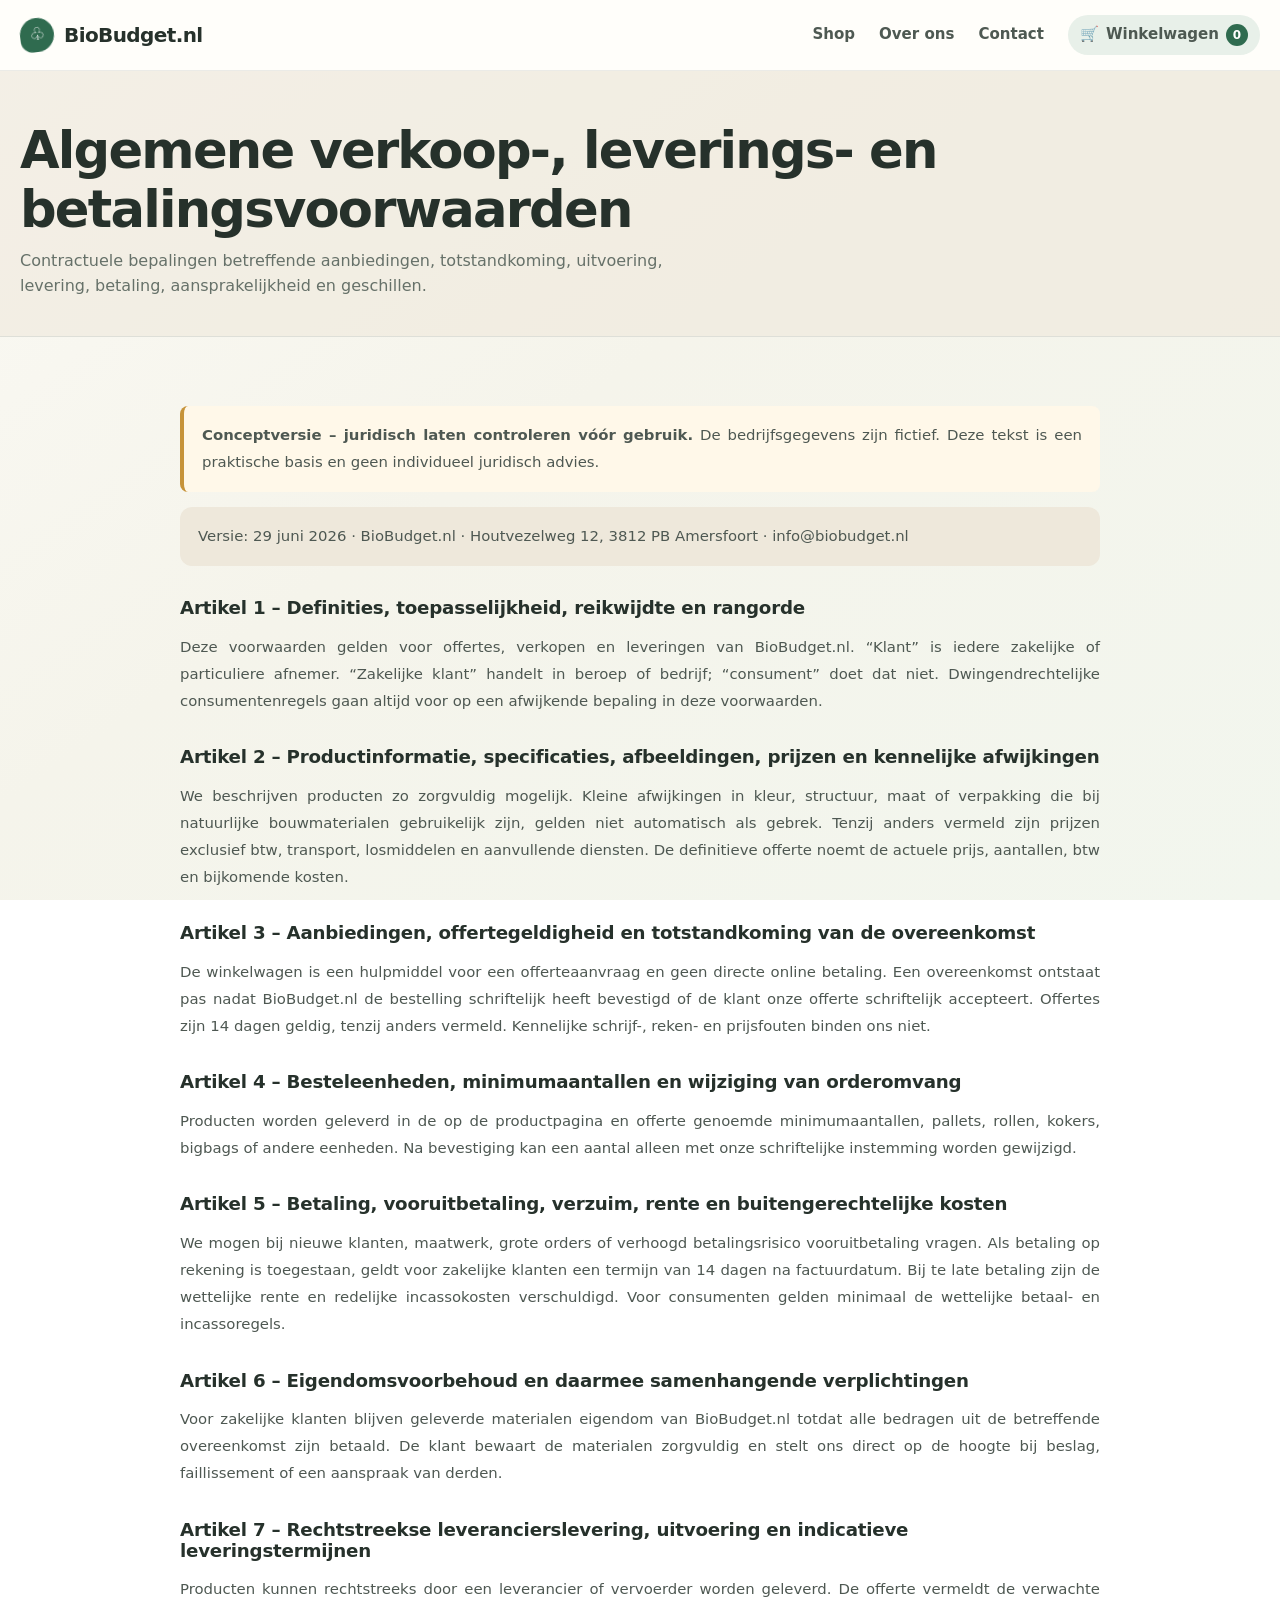
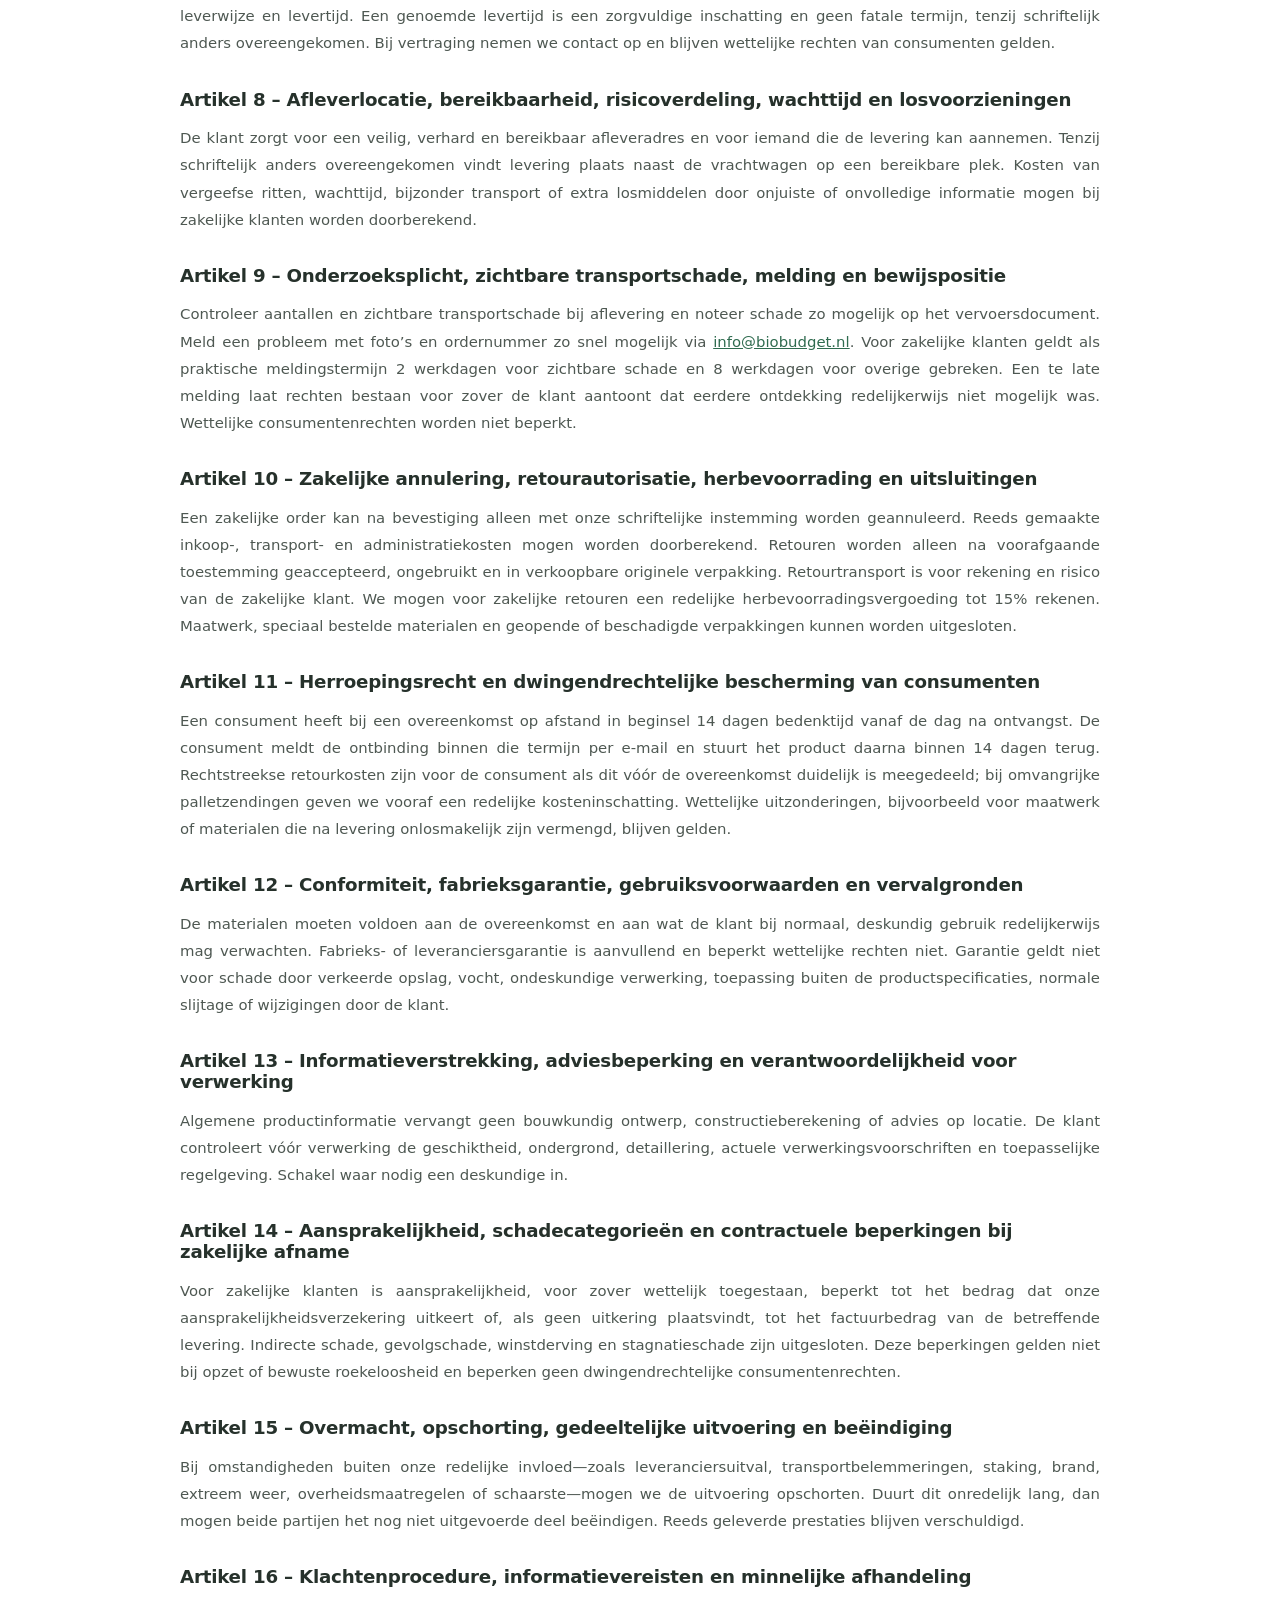
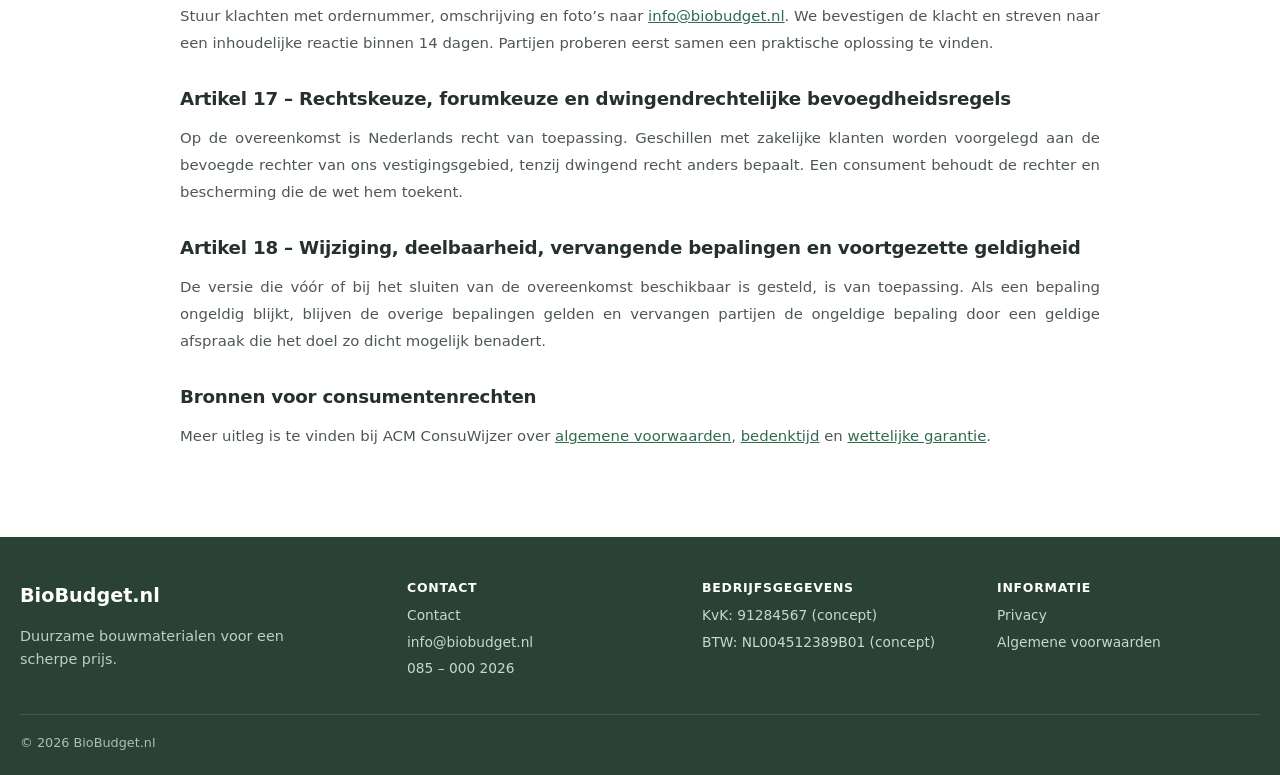
<file: algemene-voorwaarden.html>
<!doctype html>
<html lang="nl">
<head>
  <meta charset="utf-8">
  <meta name="viewport" content="width=device-width, initial-scale=1">
  <title>Algemene voorwaarden | BioBudget.nl</title>
  <meta name="description" content="Algemene verkoop-, leverings- en betalingsvoorwaarden van BioBudget.nl voor duurzame bouwmaterialen.">
  <link rel="canonical" href="https://biobudget.nl/algemene-voorwaarden.html">
  <link rel="icon" href="favicon.ico">
  <link rel="stylesheet" href="css/style.css">
  <script src="js/script.js" defer></script>
</head>
<body>
  <a class="skip-link" href="#main">Naar hoofdinhoud</a>
  <header class="site-header"><div class="container header-inner">
    <a class="logo" href="index.html"><span class="logo-mark" aria-hidden="true">♧</span>BioBudget.nl</a>
    <button class="menu-toggle" type="button" aria-expanded="false" aria-controls="site-nav" aria-label="Menu openen">☰</button>
    <nav class="site-nav" id="site-nav" aria-label="Hoofdnavigatie"><a href="index.html">Shop</a><a href="over-ons.html">Over ons</a><a href="contact.html">Contact</a><a class="cart-link" href="winkelwagen.html"><span aria-hidden="true">🛒</span><span class="cart-label">Winkelwagen</span><span class="cart-count">0</span></a></nav>
  </div></header>

  <main id="main">
    <header class="page-hero"><div class="container"><h1>Algemene verkoop-, leverings- en betalingsvoorwaarden</h1><p>Contractuele bepalingen betreffende aanbiedingen, totstandkoming, uitvoering, levering, betaling, aansprakelijkheid en geschillen.</p></div></header>
    <article class="container section legal-page dense-legal">
      <p class="legal-note"><strong>Conceptversie – juridisch laten controleren vóór gebruik.</strong> De bedrijfsgegevens zijn fictief. Deze tekst is een praktische basis en geen individueel juridisch advies.</p>
      <p class="legal-meta">Versie: 29 juni 2026 · BioBudget.nl · Houtvezelweg 12, 3812 PB Amersfoort · info@biobudget.nl</p>

      <h2>Artikel 1 – Definities, toepasselijkheid, reikwijdte en rangorde</h2>
      <p>Deze voorwaarden gelden voor offertes, verkopen en leveringen van BioBudget.nl. “Klant” is iedere zakelijke of particuliere afnemer. “Zakelijke klant” handelt in beroep of bedrijf; “consument” doet dat niet. Dwingendrechtelijke consumentenregels gaan altijd voor op een afwijkende bepaling in deze voorwaarden.</p>

      <h2>Artikel 2 – Productinformatie, specificaties, afbeeldingen, prijzen en kennelijke afwijkingen</h2>
      <p>We beschrijven producten zo zorgvuldig mogelijk. Kleine afwijkingen in kleur, structuur, maat of verpakking die bij natuurlijke bouwmaterialen gebruikelijk zijn, gelden niet automatisch als gebrek. Tenzij anders vermeld zijn prijzen exclusief btw, transport, losmiddelen en aanvullende diensten. De definitieve offerte noemt de actuele prijs, aantallen, btw en bijkomende kosten.</p>

      <h2>Artikel 3 – Aanbiedingen, offertegeldigheid en totstandkoming van de overeenkomst</h2>
      <p>De winkelwagen is een hulpmiddel voor een offerteaanvraag en geen directe online betaling. Een overeenkomst ontstaat pas nadat BioBudget.nl de bestelling schriftelijk heeft bevestigd of de klant onze offerte schriftelijk accepteert. Offertes zijn 14 dagen geldig, tenzij anders vermeld. Kennelijke schrijf-, reken- en prijsfouten binden ons niet.</p>

      <h2>Artikel 4 – Besteleenheden, minimumaantallen en wijziging van orderomvang</h2>
      <p>Producten worden geleverd in de op de productpagina en offerte genoemde minimumaantallen, pallets, rollen, kokers, bigbags of andere eenheden. Na bevestiging kan een aantal alleen met onze schriftelijke instemming worden gewijzigd.</p>

      <h2>Artikel 5 – Betaling, vooruitbetaling, verzuim, rente en buitengerechtelijke kosten</h2>
      <p>We mogen bij nieuwe klanten, maatwerk, grote orders of verhoogd betalingsrisico vooruitbetaling vragen. Als betaling op rekening is toegestaan, geldt voor zakelijke klanten een termijn van 14 dagen na factuurdatum. Bij te late betaling zijn de wettelijke rente en redelijke incassokosten verschuldigd. Voor consumenten gelden minimaal de wettelijke betaal- en incassoregels.</p>

      <h2>Artikel 6 – Eigendomsvoorbehoud en daarmee samenhangende verplichtingen</h2>
      <p>Voor zakelijke klanten blijven geleverde materialen eigendom van BioBudget.nl totdat alle bedragen uit de betreffende overeenkomst zijn betaald. De klant bewaart de materialen zorgvuldig en stelt ons direct op de hoogte bij beslag, faillissement of een aanspraak van derden.</p>

      <h2>Artikel 7 – Rechtstreekse leverancierslevering, uitvoering en indicatieve leveringstermijnen</h2>
      <p>Producten kunnen rechtstreeks door een leverancier of vervoerder worden geleverd. De offerte vermeldt de verwachte leverwijze en levertijd. Een genoemde levertijd is een zorgvuldige inschatting en geen fatale termijn, tenzij schriftelijk anders overeengekomen. Bij vertraging nemen we contact op en blijven wettelijke rechten van consumenten gelden.</p>

      <h2>Artikel 8 – Afleverlocatie, bereikbaarheid, risicoverdeling, wachttijd en losvoorzieningen</h2>
      <p>De klant zorgt voor een veilig, verhard en bereikbaar afleveradres en voor iemand die de levering kan aannemen. Tenzij schriftelijk anders overeengekomen vindt levering plaats naast de vrachtwagen op een bereikbare plek. Kosten van vergeefse ritten, wachttijd, bijzonder transport of extra losmiddelen door onjuiste of onvolledige informatie mogen bij zakelijke klanten worden doorberekend.</p>

      <h2>Artikel 9 – Onderzoeksplicht, zichtbare transportschade, melding en bewijspositie</h2>
      <p>Controleer aantallen en zichtbare transportschade bij aflevering en noteer schade zo mogelijk op het vervoersdocument. Meld een probleem met foto’s en ordernummer zo snel mogelijk via <a href="mailto:info@biobudget.nl">info@biobudget.nl</a>. Voor zakelijke klanten geldt als praktische meldingstermijn 2 werkdagen voor zichtbare schade en 8 werkdagen voor overige gebreken. Een te late melding laat rechten bestaan voor zover de klant aantoont dat eerdere ontdekking redelijkerwijs niet mogelijk was. Wettelijke consumentenrechten worden niet beperkt.</p>

      <h2>Artikel 10 – Zakelijke annulering, retourautorisatie, herbevoorrading en uitsluitingen</h2>
      <p>Een zakelijke order kan na bevestiging alleen met onze schriftelijke instemming worden geannuleerd. Reeds gemaakte inkoop-, transport- en administratiekosten mogen worden doorberekend. Retouren worden alleen na voorafgaande toestemming geaccepteerd, ongebruikt en in verkoopbare originele verpakking. Retourtransport is voor rekening en risico van de zakelijke klant. We mogen voor zakelijke retouren een redelijke herbevoorradingsvergoeding tot 15% rekenen. Maatwerk, speciaal bestelde materialen en geopende of beschadigde verpakkingen kunnen worden uitgesloten.</p>

      <h2>Artikel 11 – Herroepingsrecht en dwingendrechtelijke bescherming van consumenten</h2>
      <p>Een consument heeft bij een overeenkomst op afstand in beginsel 14 dagen bedenktijd vanaf de dag na ontvangst. De consument meldt de ontbinding binnen die termijn per e-mail en stuurt het product daarna binnen 14 dagen terug. Rechtstreekse retourkosten zijn voor de consument als dit vóór de overeenkomst duidelijk is meegedeeld; bij omvangrijke palletzendingen geven we vooraf een redelijke kosteninschatting. Wettelijke uitzonderingen, bijvoorbeeld voor maatwerk of materialen die na levering onlosmakelijk zijn vermengd, blijven gelden.</p>

      <h2>Artikel 12 – Conformiteit, fabrieksgarantie, gebruiksvoorwaarden en vervalgronden</h2>
      <p>De materialen moeten voldoen aan de overeenkomst en aan wat de klant bij normaal, deskundig gebruik redelijkerwijs mag verwachten. Fabrieks- of leveranciersgarantie is aanvullend en beperkt wettelijke rechten niet. Garantie geldt niet voor schade door verkeerde opslag, vocht, ondeskundige verwerking, toepassing buiten de productspecificaties, normale slijtage of wijzigingen door de klant.</p>

      <h2>Artikel 13 – Informatieverstrekking, adviesbeperking en verantwoordelijkheid voor verwerking</h2>
      <p>Algemene productinformatie vervangt geen bouwkundig ontwerp, constructieberekening of advies op locatie. De klant controleert vóór verwerking de geschiktheid, ondergrond, detaillering, actuele verwerkingsvoorschriften en toepasselijke regelgeving. Schakel waar nodig een deskundige in.</p>

      <h2>Artikel 14 – Aansprakelijkheid, schadecategorieën en contractuele beperkingen bij zakelijke afname</h2>
      <p>Voor zakelijke klanten is aansprakelijkheid, voor zover wettelijk toegestaan, beperkt tot het bedrag dat onze aansprakelijkheidsverzekering uitkeert of, als geen uitkering plaatsvindt, tot het factuurbedrag van de betreffende levering. Indirecte schade, gevolgschade, winstderving en stagnatieschade zijn uitgesloten. Deze beperkingen gelden niet bij opzet of bewuste roekeloosheid en beperken geen dwingendrechtelijke consumentenrechten.</p>

      <h2>Artikel 15 – Overmacht, opschorting, gedeeltelijke uitvoering en beëindiging</h2>
      <p>Bij omstandigheden buiten onze redelijke invloed—zoals leveranciersuitval, transportbelemmeringen, staking, brand, extreem weer, overheidsmaatregelen of schaarste—mogen we de uitvoering opschorten. Duurt dit onredelijk lang, dan mogen beide partijen het nog niet uitgevoerde deel beëindigen. Reeds geleverde prestaties blijven verschuldigd.</p>

      <h2>Artikel 16 – Klachtenprocedure, informatievereisten en minnelijke afhandeling</h2>
      <p>Stuur klachten met ordernummer, omschrijving en foto’s naar <a href="mailto:info@biobudget.nl">info@biobudget.nl</a>. We bevestigen de klacht en streven naar een inhoudelijke reactie binnen 14 dagen. Partijen proberen eerst samen een praktische oplossing te vinden.</p>

      <h2>Artikel 17 – Rechtskeuze, forumkeuze en dwingendrechtelijke bevoegdheidsregels</h2>
      <p>Op de overeenkomst is Nederlands recht van toepassing. Geschillen met zakelijke klanten worden voorgelegd aan de bevoegde rechter van ons vestigingsgebied, tenzij dwingend recht anders bepaalt. Een consument behoudt de rechter en bescherming die de wet hem toekent.</p>

      <h2>Artikel 18 – Wijziging, deelbaarheid, vervangende bepalingen en voortgezette geldigheid</h2>
      <p>De versie die vóór of bij het sluiten van de overeenkomst beschikbaar is gesteld, is van toepassing. Als een bepaling ongeldig blijkt, blijven de overige bepalingen gelden en vervangen partijen de ongeldige bepaling door een geldige afspraak die het doel zo dicht mogelijk benadert.</p>

      <h2>Bronnen voor consumentenrechten</h2>
      <p>Meer uitleg is te vinden bij ACM ConsuWijzer over <a href="https://consument.acm.nl/aankoop-dienst-annuleren/algemene-voorwaarden" rel="external">algemene voorwaarden</a>, <a href="https://consument.acm.nl/aankoop-dienst-annuleren/bedenktijd" rel="external">bedenktijd</a> en <a href="https://consument.acm.nl/garantie-reparatie-geld-terug/garantie" rel="external">wettelijke garantie</a>.</p>
    </article>
  </main>

  <footer class="site-footer"><div class="container footer-grid"><div><a class="footer-brand" href="index.html">BioBudget.nl</a><p>Duurzame bouwmaterialen voor een scherpe prijs.</p></div><div><h2>Contact</h2><ul><li><a href="contact.html">Contact</a></li><li><a href="mailto:info@biobudget.nl">info@biobudget.nl</a></li><li><a href="tel:+31850002026">085 – 000 2026</a></li></ul></div><div><h2>Bedrijfsgegevens</h2><ul><li>KvK: 91284567 (concept)</li><li>BTW: NL004512389B01 (concept)</li></ul></div><div><h2>Informatie</h2><ul><li><a href="privacy.html">Privacy</a></li><li><a href="algemene-voorwaarden.html">Algemene voorwaarden</a></li></ul></div></div><div class="container footer-bottom">© <span data-year></span> BioBudget.nl</div></footer>
</body>
</html>
</file>
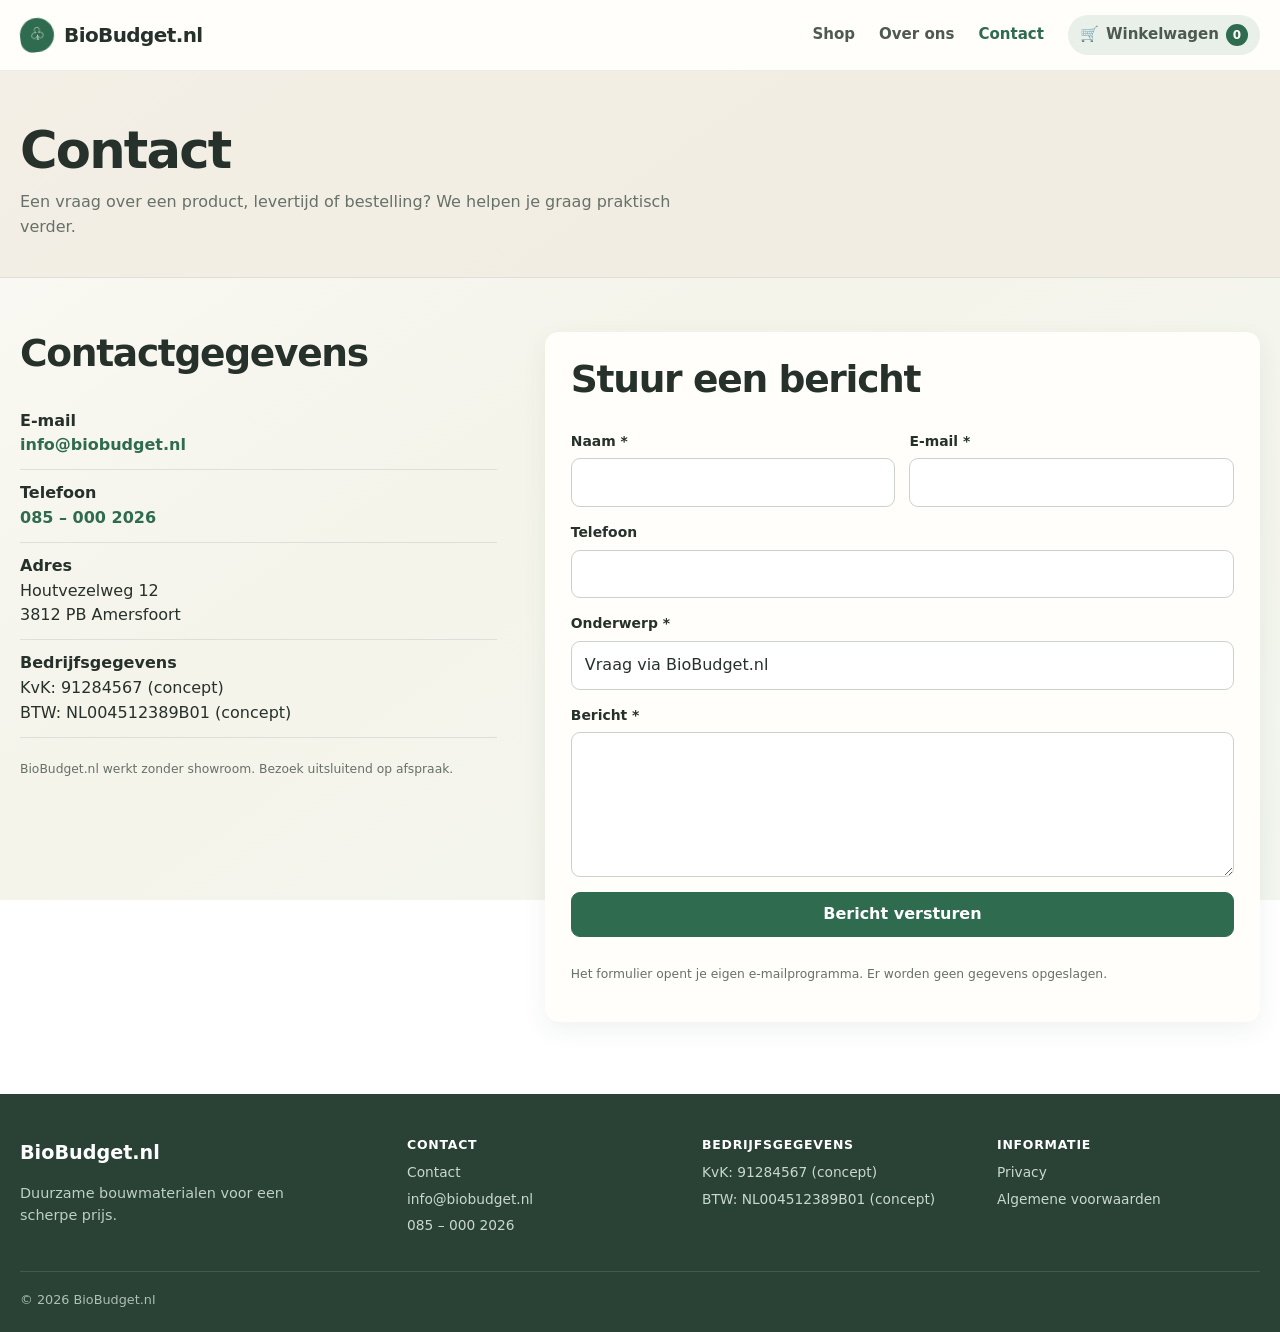
<file: contact.html>
<!doctype html>
<html lang="nl">
<head>
  <meta charset="utf-8">
  <meta name="viewport" content="width=device-width, initial-scale=1">
  <title>Contact | BioBudget.nl</title>
  <meta name="description" content="Neem contact op met BioBudget.nl voor vragen over duurzame bouwmaterialen, levering of een offerte.">
  <link rel="canonical" href="https://biobudget.nl/contact.html">
  <link rel="icon" href="favicon.ico">
  <link rel="stylesheet" href="css/style.css">
  <script src="js/script.js" defer></script>
</head>
<body>
  <a class="skip-link" href="#main">Naar hoofdinhoud</a>
  <header class="site-header"><div class="container header-inner">
    <a class="logo" href="index.html"><span class="logo-mark" aria-hidden="true">♧</span>BioBudget.nl</a>
    <button class="menu-toggle" type="button" aria-expanded="false" aria-controls="site-nav" aria-label="Menu openen">☰</button>
    <nav class="site-nav" id="site-nav" aria-label="Hoofdnavigatie"><a href="index.html">Shop</a><a href="over-ons.html">Over ons</a><a href="contact.html" aria-current="page">Contact</a><a class="cart-link" href="winkelwagen.html"><span aria-hidden="true">🛒</span><span class="cart-label">Winkelwagen</span><span class="cart-count">0</span></a></nav>
  </div></header>
  <main id="main">
    <header class="page-hero"><div class="container"><h1>Contact</h1><p>Een vraag over een product, levertijd of bestelling? We helpen je graag praktisch verder.</p></div></header>
    <section class="section"><div class="container contact-grid">
      <div><h2>Contactgegevens</h2><ul class="contact-details"><li><strong>E-mail</strong><br><a href="mailto:info@biobudget.nl">info@biobudget.nl</a></li><li><strong>Telefoon</strong><br><a href="tel:+31850002026">085 – 000 2026</a></li><li><strong>Adres</strong><br>Houtvezelweg 12<br>3812 PB Amersfoort</li><li><strong>Bedrijfsgegevens</strong><br>KvK: 91284567 (concept)<br>BTW: NL004512389B01 (concept)</li></ul><p class="small-print">BioBudget.nl werkt zonder showroom. Bezoek uitsluitend op afspraak.</p></div>
      <form class="contact-form" id="contact-form"><h2>Stuur een bericht</h2><div class="form-row"><div class="field"><label for="naam">Naam *</label><input id="naam" name="naam" required autocomplete="name"></div><div class="field"><label for="email">E-mail *</label><input id="email" name="email" type="email" required autocomplete="email"></div></div><div class="field"><label for="telefoon">Telefoon</label><input id="telefoon" name="telefoon" type="tel" autocomplete="tel"></div><div class="field"><label for="onderwerp">Onderwerp *</label><input id="onderwerp" name="onderwerp" required value="Vraag via BioBudget.nl"></div><div class="field"><label for="bericht">Bericht *</label><textarea id="bericht" name="bericht" required></textarea></div><button class="button" type="submit">Bericht versturen</button><p class="small-print">Het formulier opent je eigen e-mailprogramma. Er worden geen gegevens opgeslagen.</p></form>
    </div></section>
  </main>
  <footer class="site-footer"><div class="container footer-grid"><div><a class="footer-brand" href="index.html">BioBudget.nl</a><p>Duurzame bouwmaterialen voor een scherpe prijs.</p></div><div><h2>Contact</h2><ul><li><a href="contact.html">Contact</a></li><li><a href="mailto:info@biobudget.nl">info@biobudget.nl</a></li><li><a href="tel:+31850002026">085 – 000 2026</a></li></ul></div><div><h2>Bedrijfsgegevens</h2><ul><li>KvK: 91284567 (concept)</li><li>BTW: NL004512389B01 (concept)</li></ul></div><div><h2>Informatie</h2><ul><li><a href="privacy.html">Privacy</a></li><li><a href="algemene-voorwaarden.html">Algemene voorwaarden</a></li></ul></div></div><div class="container footer-bottom">© <span data-year></span> BioBudget.nl</div></footer>
</body>
</html>
</file>
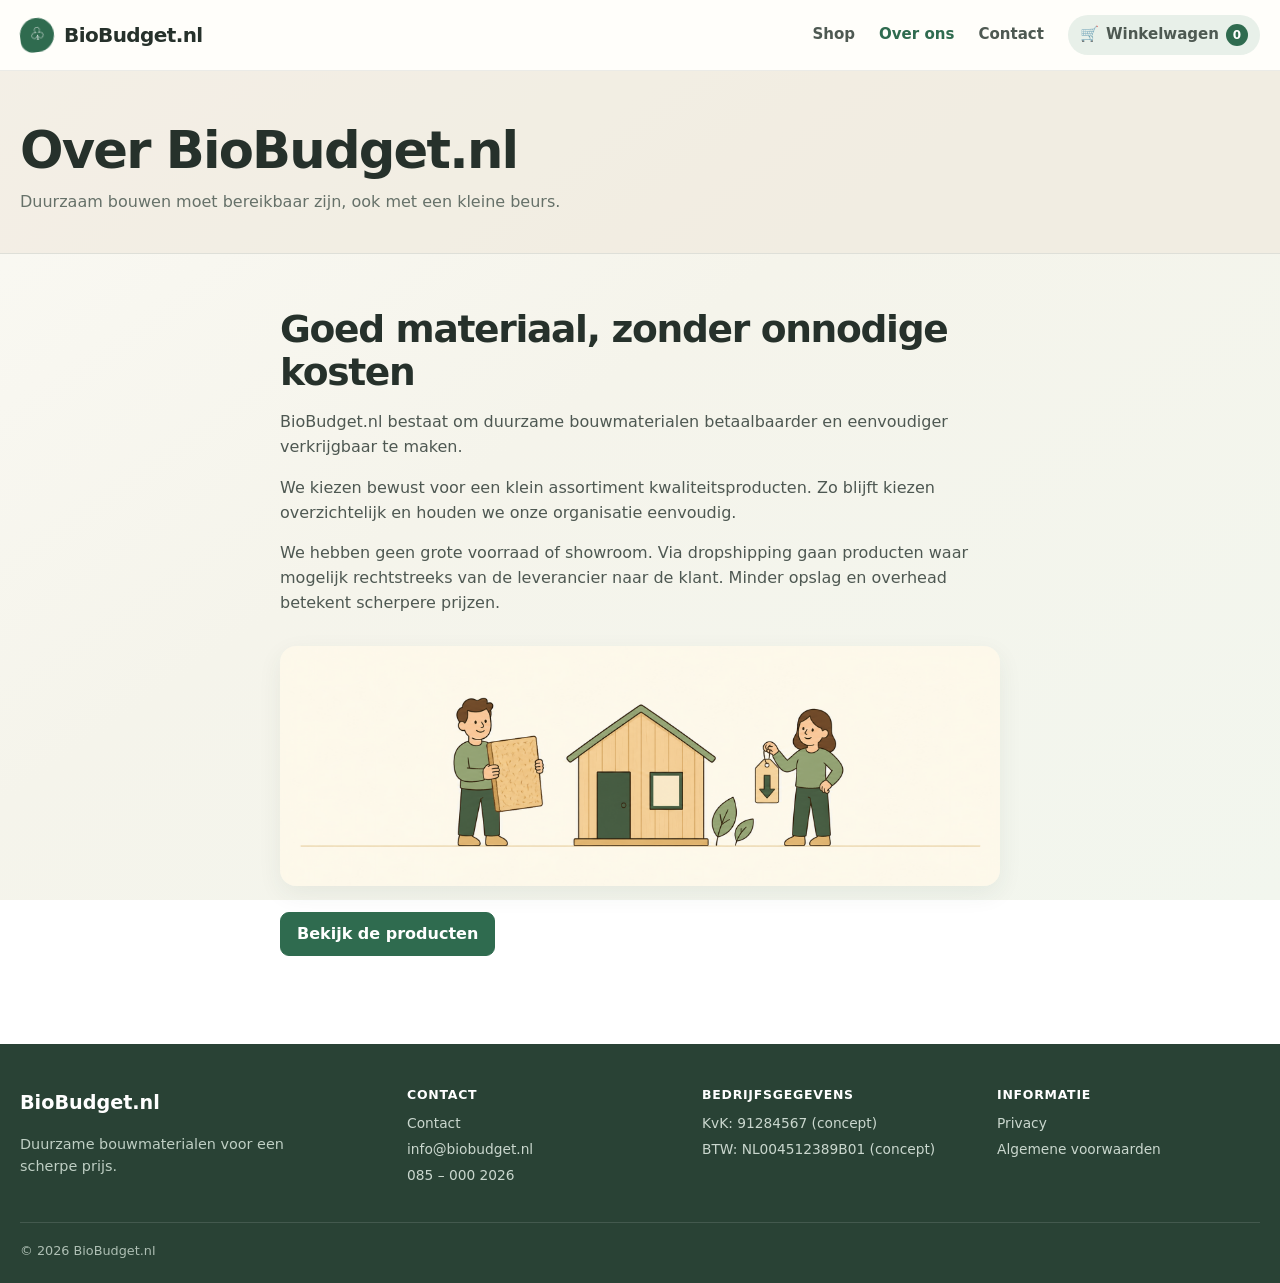
<file: over-ons.html>
<!doctype html>
<html lang="nl">
<head>
  <meta charset="utf-8">
  <meta name="viewport" content="width=device-width, initial-scale=1">
  <title>Over BioBudget.nl | Duurzaam hoeft niet duur te zijn</title>
  <meta name="description" content="BioBudget.nl maakt duurzaam bouwen betaalbaar met een klein assortiment, dropshipping en weinig overhead.">
  <link rel="canonical" href="https://biobudget.nl/over-ons.html">
  <link rel="icon" href="favicon.ico">
  <link rel="stylesheet" href="css/style.css">
  <script src="js/script.js" defer></script>
</head>
<body>
  <a class="skip-link" href="#main">Naar hoofdinhoud</a>
  <header class="site-header"><div class="container header-inner">
    <a class="logo" href="index.html"><span class="logo-mark" aria-hidden="true">♧</span>BioBudget.nl</a>
    <button class="menu-toggle" type="button" aria-expanded="false" aria-controls="site-nav" aria-label="Menu openen">☰</button>
    <nav class="site-nav" id="site-nav" aria-label="Hoofdnavigatie"><a href="index.html">Shop</a><a href="over-ons.html" aria-current="page">Over ons</a><a href="contact.html">Contact</a><a class="cart-link" href="winkelwagen.html"><span aria-hidden="true">🛒</span><span class="cart-label">Winkelwagen</span><span class="cart-count">0</span></a></nav>
  </div></header>
  <main id="main">
    <header class="page-hero"><div class="container"><h1>Over BioBudget.nl</h1><p>Duurzaam bouwen moet bereikbaar zijn, ook met een kleine beurs.</p></div></header>
    <section class="section"><article class="container content-narrow prose">
      <h2>Goed materiaal, zonder onnodige kosten</h2>
      <p>BioBudget.nl bestaat om duurzame bouwmaterialen betaalbaarder en eenvoudiger verkrijgbaar te maken.</p>
      <p>We kiezen bewust voor een klein assortiment kwaliteitsproducten. Zo blijft kiezen overzichtelijk en houden we onze organisatie eenvoudig.</p>
      <p>We hebben geen grote voorraad of showroom. Via dropshipping gaan producten waar mogelijk rechtstreeks van de leverancier naar de klant. Minder opslag en overhead betekent scherpere prijzen.</p>
      <figure class="about-illustration">
        <img src="images/over-biobudget-v2.png" alt="Twee mensen bij een duurzaam houten huis met natuurlijke isolatie en een lage-prijssymbool" width="2172" height="724" loading="lazy">
      </figure>
      <p><a class="button" href="index.html#producten">Bekijk de producten</a></p>
    </article></section>
  </main>
  <footer class="site-footer"><div class="container footer-grid"><div><a class="footer-brand" href="index.html">BioBudget.nl</a><p>Duurzame bouwmaterialen voor een scherpe prijs.</p></div><div><h2>Contact</h2><ul><li><a href="contact.html">Contact</a></li><li><a href="mailto:info@biobudget.nl">info@biobudget.nl</a></li><li><a href="tel:+31850002026">085 – 000 2026</a></li></ul></div><div><h2>Bedrijfsgegevens</h2><ul><li>KvK: 91284567 (concept)</li><li>BTW: NL004512389B01 (concept)</li></ul></div><div><h2>Informatie</h2><ul><li><a href="privacy.html">Privacy</a></li><li><a href="algemene-voorwaarden.html">Algemene voorwaarden</a></li></ul></div></div><div class="container footer-bottom">© <span data-year></span> BioBudget.nl</div></footer>
</body>
</html>
</file>
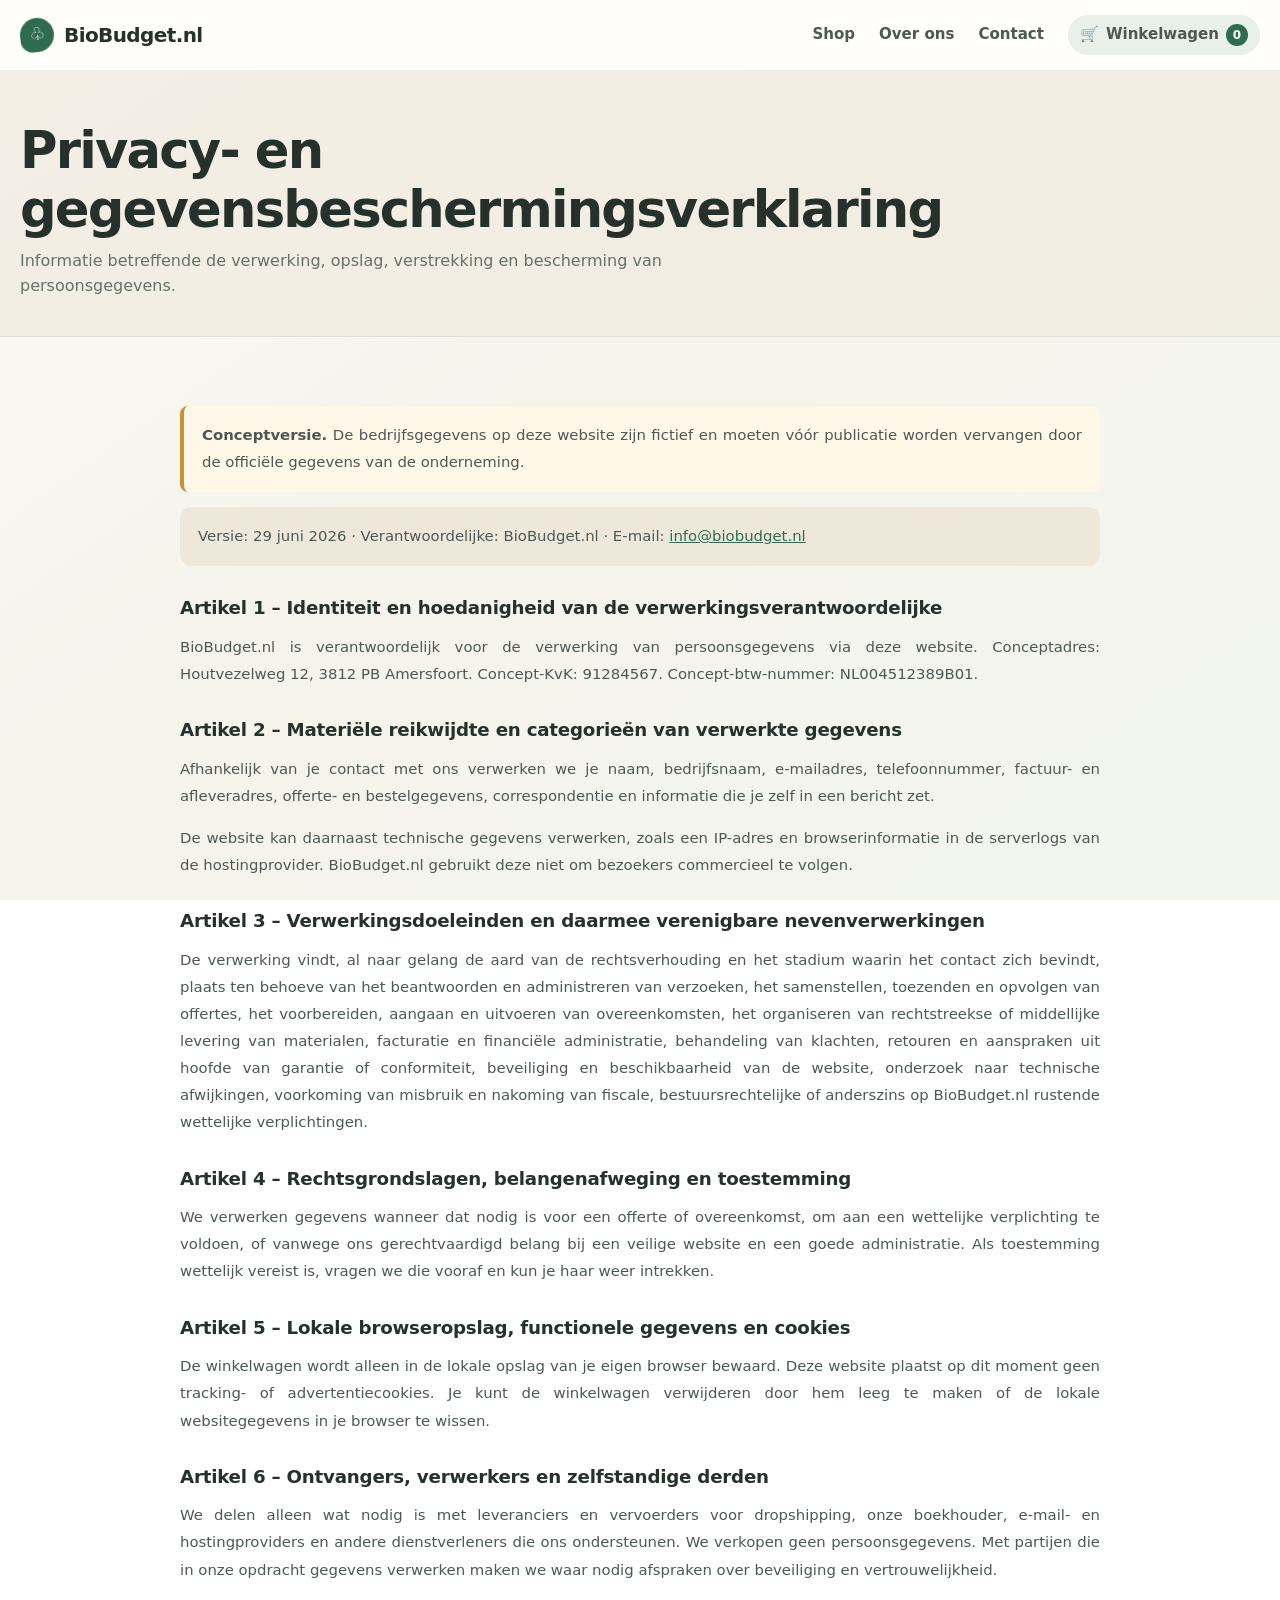
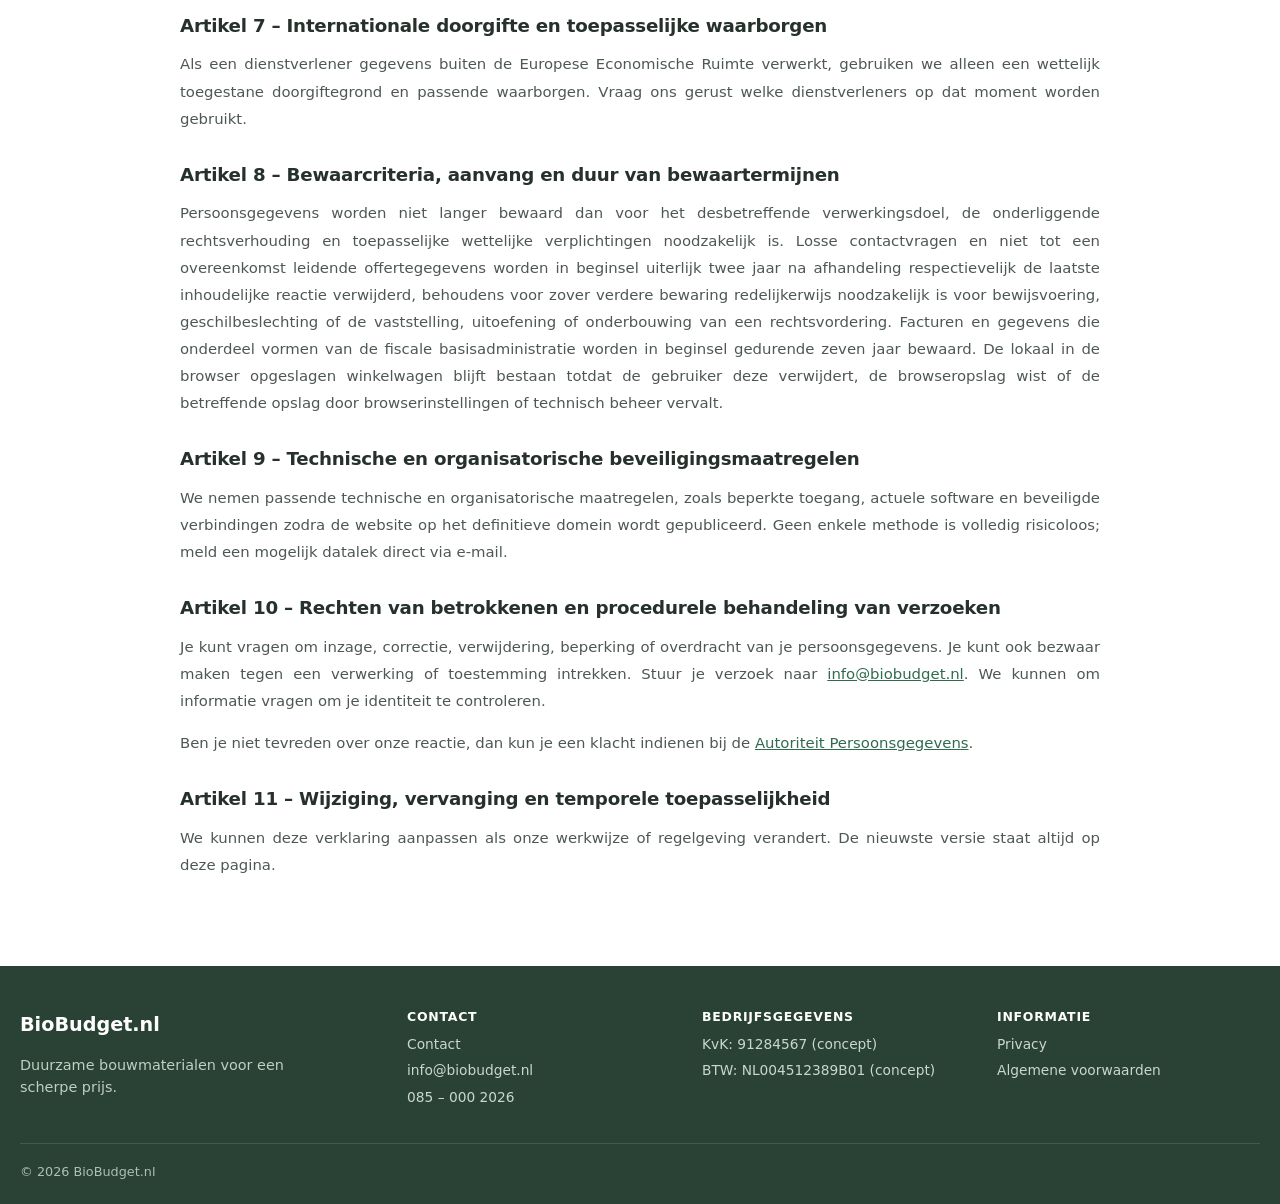
<file: privacy.html>
<!doctype html>
<html lang="nl">
<head>
  <meta charset="utf-8">
  <meta name="viewport" content="width=device-width, initial-scale=1">
  <title>Privacyverklaring | BioBudget.nl</title>
  <meta name="description" content="Lees hoe BioBudget.nl omgaat met persoonsgegevens, contactgegevens, offertes en de lokale winkelwagen.">
  <link rel="canonical" href="https://biobudget.nl/privacy.html">
  <link rel="icon" href="favicon.ico">
  <link rel="stylesheet" href="css/style.css">
  <script src="js/script.js" defer></script>
</head>
<body>
  <a class="skip-link" href="#main">Naar hoofdinhoud</a>
  <header class="site-header"><div class="container header-inner">
    <a class="logo" href="index.html"><span class="logo-mark" aria-hidden="true">♧</span>BioBudget.nl</a>
    <button class="menu-toggle" type="button" aria-expanded="false" aria-controls="site-nav" aria-label="Menu openen">☰</button>
    <nav class="site-nav" id="site-nav" aria-label="Hoofdnavigatie"><a href="index.html">Shop</a><a href="over-ons.html">Over ons</a><a href="contact.html">Contact</a><a class="cart-link" href="winkelwagen.html"><span aria-hidden="true">🛒</span><span class="cart-label">Winkelwagen</span><span class="cart-count">0</span></a></nav>
  </div></header>

  <main id="main">
    <header class="page-hero"><div class="container"><h1>Privacy- en gegevensbeschermingsverklaring</h1><p>Informatie betreffende de verwerking, opslag, verstrekking en bescherming van persoonsgegevens.</p></div></header>
    <article class="container section legal-page dense-legal">
      <p class="legal-note"><strong>Conceptversie.</strong> De bedrijfsgegevens op deze website zijn fictief en moeten vóór publicatie worden vervangen door de officiële gegevens van de onderneming.</p>
      <p class="legal-meta">Versie: 29 juni 2026 · Verantwoordelijke: BioBudget.nl · E-mail: <a href="mailto:info@biobudget.nl">info@biobudget.nl</a></p>

      <h2>Artikel 1 – Identiteit en hoedanigheid van de verwerkingsverantwoordelijke</h2>
      <p>BioBudget.nl is verantwoordelijk voor de verwerking van persoonsgegevens via deze website. Conceptadres: Houtvezelweg 12, 3812 PB Amersfoort. Concept-KvK: 91284567. Concept-btw-nummer: NL004512389B01.</p>

      <h2>Artikel 2 – Materiële reikwijdte en categorieën van verwerkte gegevens</h2>
      <p>Afhankelijk van je contact met ons verwerken we je naam, bedrijfsnaam, e-mailadres, telefoonnummer, factuur- en afleveradres, offerte- en bestelgegevens, correspondentie en informatie die je zelf in een bericht zet.</p>
      <p>De website kan daarnaast technische gegevens verwerken, zoals een IP-adres en browserinformatie in de serverlogs van de hostingprovider. BioBudget.nl gebruikt deze niet om bezoekers commercieel te volgen.</p>

      <h2>Artikel 3 – Verwerkingsdoeleinden en daarmee verenigbare nevenverwerkingen</h2>
      <p>De verwerking vindt, al naar gelang de aard van de rechtsverhouding en het stadium waarin het contact zich bevindt, plaats ten behoeve van het beantwoorden en administreren van verzoeken, het samenstellen, toezenden en opvolgen van offertes, het voorbereiden, aangaan en uitvoeren van overeenkomsten, het organiseren van rechtstreekse of middellijke levering van materialen, facturatie en financiële administratie, behandeling van klachten, retouren en aanspraken uit hoofde van garantie of conformiteit, beveiliging en beschikbaarheid van de website, onderzoek naar technische afwijkingen, voorkoming van misbruik en nakoming van fiscale, bestuursrechtelijke of anderszins op BioBudget.nl rustende wettelijke verplichtingen.</p>

      <h2>Artikel 4 – Rechtsgrondslagen, belangenafweging en toestemming</h2>
      <p>We verwerken gegevens wanneer dat nodig is voor een offerte of overeenkomst, om aan een wettelijke verplichting te voldoen, of vanwege ons gerechtvaardigd belang bij een veilige website en een goede administratie. Als toestemming wettelijk vereist is, vragen we die vooraf en kun je haar weer intrekken.</p>

      <h2>Artikel 5 – Lokale browseropslag, functionele gegevens en cookies</h2>
      <p>De winkelwagen wordt alleen in de lokale opslag van je eigen browser bewaard. Deze website plaatst op dit moment geen tracking- of advertentiecookies. Je kunt de winkelwagen verwijderen door hem leeg te maken of de lokale websitegegevens in je browser te wissen.</p>

      <h2>Artikel 6 – Ontvangers, verwerkers en zelfstandige derden</h2>
      <p>We delen alleen wat nodig is met leveranciers en vervoerders voor dropshipping, onze boekhouder, e-mail- en hostingproviders en andere dienstverleners die ons ondersteunen. We verkopen geen persoonsgegevens. Met partijen die in onze opdracht gegevens verwerken maken we waar nodig afspraken over beveiliging en vertrouwelijkheid.</p>

      <h2>Artikel 7 – Internationale doorgifte en toepasselijke waarborgen</h2>
      <p>Als een dienstverlener gegevens buiten de Europese Economische Ruimte verwerkt, gebruiken we alleen een wettelijk toegestane doorgiftegrond en passende waarborgen. Vraag ons gerust welke dienstverleners op dat moment worden gebruikt.</p>

      <h2>Artikel 8 – Bewaarcriteria, aanvang en duur van bewaartermijnen</h2>
      <p>Persoonsgegevens worden niet langer bewaard dan voor het desbetreffende verwerkingsdoel, de onderliggende rechtsverhouding en toepasselijke wettelijke verplichtingen noodzakelijk is. Losse contactvragen en niet tot een overeenkomst leidende offertegegevens worden in beginsel uiterlijk twee jaar na afhandeling respectievelijk de laatste inhoudelijke reactie verwijderd, behoudens voor zover verdere bewaring redelijkerwijs noodzakelijk is voor bewijsvoering, geschilbeslechting of de vaststelling, uitoefening of onderbouwing van een rechtsvordering. Facturen en gegevens die onderdeel vormen van de fiscale basisadministratie worden in beginsel gedurende zeven jaar bewaard. De lokaal in de browser opgeslagen winkelwagen blijft bestaan totdat de gebruiker deze verwijdert, de browseropslag wist of de betreffende opslag door browserinstellingen of technisch beheer vervalt.</p>

      <h2>Artikel 9 – Technische en organisatorische beveiligingsmaatregelen</h2>
      <p>We nemen passende technische en organisatorische maatregelen, zoals beperkte toegang, actuele software en beveiligde verbindingen zodra de website op het definitieve domein wordt gepubliceerd. Geen enkele methode is volledig risicoloos; meld een mogelijk datalek direct via e-mail.</p>

      <h2>Artikel 10 – Rechten van betrokkenen en procedurele behandeling van verzoeken</h2>
      <p>Je kunt vragen om inzage, correctie, verwijdering, beperking of overdracht van je persoonsgegevens. Je kunt ook bezwaar maken tegen een verwerking of toestemming intrekken. Stuur je verzoek naar <a href="mailto:info@biobudget.nl">info@biobudget.nl</a>. We kunnen om informatie vragen om je identiteit te controleren.</p>
      <p>Ben je niet tevreden over onze reactie, dan kun je een klacht indienen bij de <a href="https://www.autoriteitpersoonsgegevens.nl/" rel="external">Autoriteit Persoonsgegevens</a>.</p>

      <h2>Artikel 11 – Wijziging, vervanging en temporele toepasselijkheid</h2>
      <p>We kunnen deze verklaring aanpassen als onze werkwijze of regelgeving verandert. De nieuwste versie staat altijd op deze pagina.</p>
    </article>
  </main>

  <footer class="site-footer"><div class="container footer-grid"><div><a class="footer-brand" href="index.html">BioBudget.nl</a><p>Duurzame bouwmaterialen voor een scherpe prijs.</p></div><div><h2>Contact</h2><ul><li><a href="contact.html">Contact</a></li><li><a href="mailto:info@biobudget.nl">info@biobudget.nl</a></li><li><a href="tel:+31850002026">085 – 000 2026</a></li></ul></div><div><h2>Bedrijfsgegevens</h2><ul><li>KvK: 91284567 (concept)</li><li>BTW: NL004512389B01 (concept)</li></ul></div><div><h2>Informatie</h2><ul><li><a href="privacy.html">Privacy</a></li><li><a href="algemene-voorwaarden.html">Algemene voorwaarden</a></li></ul></div></div><div class="container footer-bottom">© <span data-year></span> BioBudget.nl</div></footer>
</body>
</html>
</file>
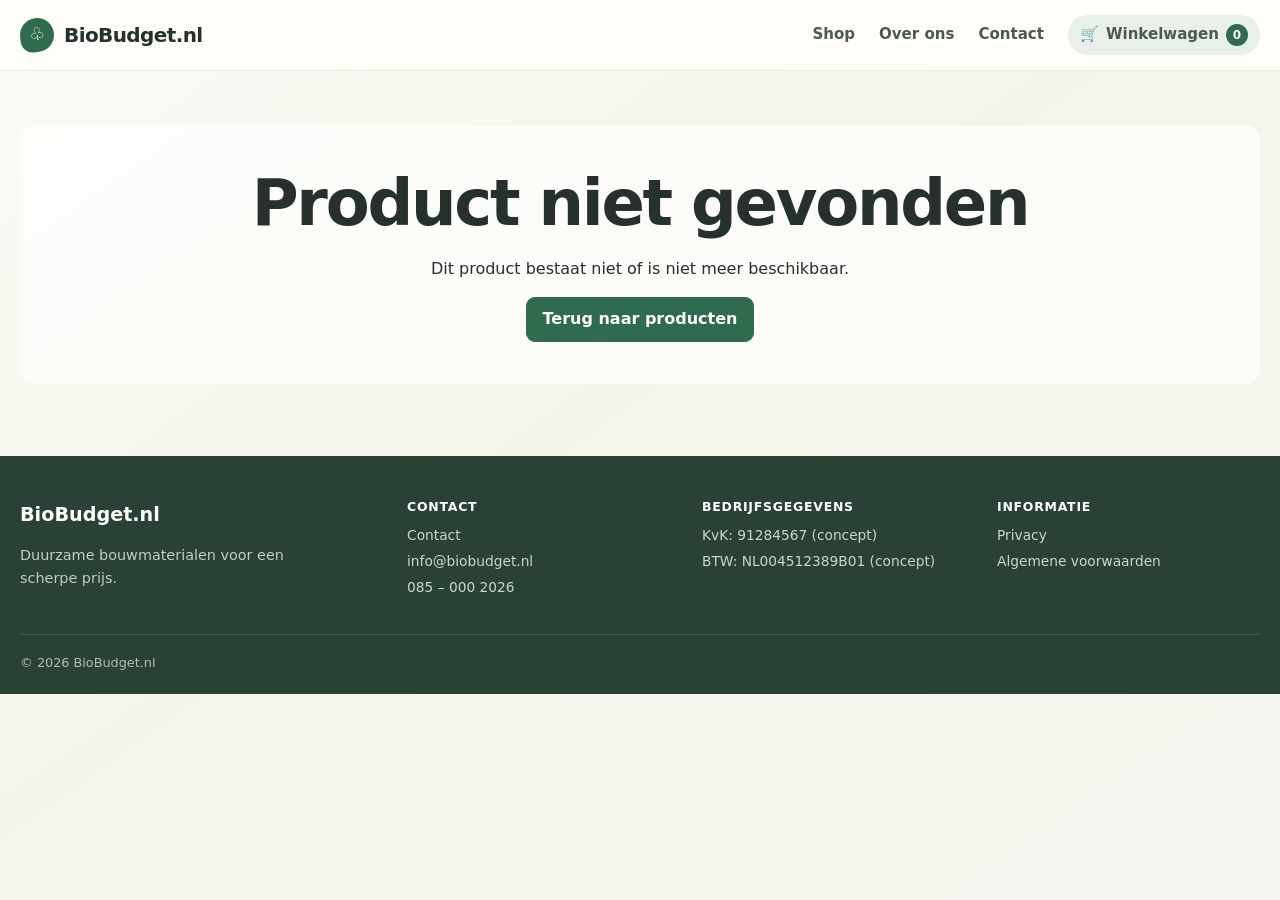
<file: product.html>
<!doctype html>
<html lang="nl">
<head>
  <meta charset="utf-8">
  <meta name="viewport" content="width=device-width, initial-scale=1">
  <title>Product | BioBudget.nl</title>
  <meta name="description" content="Bekijk productspecificaties, prijs en levertijd bij BioBudget.nl.">
  <meta property="og:title" content="Duurzaam bouwproduct | BioBudget.nl">
  <meta property="og:type" content="product">
  <link rel="icon" href="favicon.ico">
  <link rel="stylesheet" href="css/style.css">
  <script src="js/script.js" defer></script>
</head>
<body>
  <a class="skip-link" href="#main">Naar hoofdinhoud</a>
  <header class="site-header"><div class="container header-inner">
    <a class="logo" href="index.html"><span class="logo-mark" aria-hidden="true">♧</span>BioBudget.nl</a>
    <button class="menu-toggle" type="button" aria-expanded="false" aria-controls="site-nav" aria-label="Menu openen">☰</button>
    <nav class="site-nav" id="site-nav" aria-label="Hoofdnavigatie"><a href="index.html">Shop</a><a href="over-ons.html">Over ons</a><a href="contact.html">Contact</a><a class="cart-link" href="winkelwagen.html"><span aria-hidden="true">🛒</span><span class="cart-label">Winkelwagen</span><span class="cart-count">0</span></a></nav>
  </div></header>
  <main id="main" class="section"><div class="container" id="product-detail"><p>Product laden...</p></div></main>
  <footer class="site-footer"><div class="container footer-grid"><div><a class="footer-brand" href="index.html">BioBudget.nl</a><p>Duurzame bouwmaterialen voor een scherpe prijs.</p></div><div><h2>Contact</h2><ul><li><a href="contact.html">Contact</a></li><li><a href="mailto:info@biobudget.nl">info@biobudget.nl</a></li><li><a href="tel:+31850002026">085 – 000 2026</a></li></ul></div><div><h2>Bedrijfsgegevens</h2><ul><li>KvK: 91284567 (concept)</li><li>BTW: NL004512389B01 (concept)</li></ul></div><div><h2>Informatie</h2><ul><li><a href="privacy.html">Privacy</a></li><li><a href="algemene-voorwaarden.html">Algemene voorwaarden</a></li></ul></div></div><div class="container footer-bottom">© <span data-year></span> BioBudget.nl</div></footer>
</body>
</html>
</file>
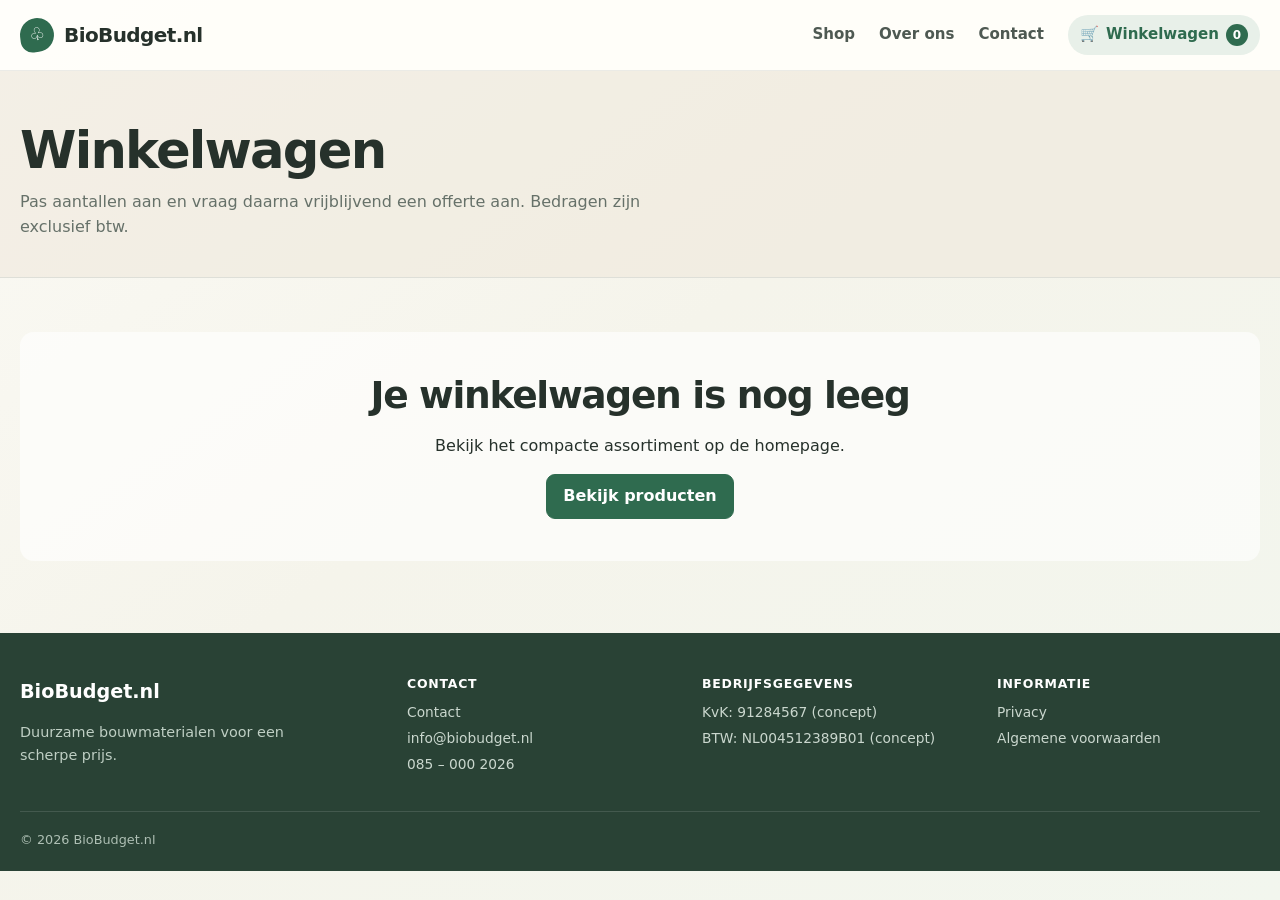
<file: winkelwagen.html>
<!doctype html>
<html lang="nl">
<head>
  <meta charset="utf-8">
  <meta name="viewport" content="width=device-width, initial-scale=1">
  <title>Winkelwagen | BioBudget.nl</title>
  <meta name="description" content="Bekijk je geselecteerde duurzame bouwmaterialen en vraag eenvoudig een offerte aan.">
  <meta name="robots" content="noindex">
  <link rel="icon" href="favicon.ico">
  <link rel="stylesheet" href="css/style.css">
  <script src="js/script.js" defer></script>
</head>
<body>
  <a class="skip-link" href="#main">Naar hoofdinhoud</a>
  <header class="site-header"><div class="container header-inner">
    <a class="logo" href="index.html"><span class="logo-mark" aria-hidden="true">♧</span>BioBudget.nl</a>
    <button class="menu-toggle" type="button" aria-expanded="false" aria-controls="site-nav" aria-label="Menu openen">☰</button>
    <nav class="site-nav" id="site-nav" aria-label="Hoofdnavigatie"><a href="index.html">Shop</a><a href="over-ons.html">Over ons</a><a href="contact.html">Contact</a><a class="cart-link" href="winkelwagen.html" aria-current="page"><span aria-hidden="true">🛒</span><span class="cart-label">Winkelwagen</span><span class="cart-count">0</span></a></nav>
  </div></header>
  <main id="main"><header class="page-hero"><div class="container"><h1>Winkelwagen</h1><p>Pas aantallen aan en vraag daarna vrijblijvend een offerte aan. Bedragen zijn exclusief btw.</p></div></header><section class="section"><div class="container" id="cart-content"><p>Winkelwagen laden...</p></div></section></main>
  <footer class="site-footer"><div class="container footer-grid"><div><a class="footer-brand" href="index.html">BioBudget.nl</a><p>Duurzame bouwmaterialen voor een scherpe prijs.</p></div><div><h2>Contact</h2><ul><li><a href="contact.html">Contact</a></li><li><a href="mailto:info@biobudget.nl">info@biobudget.nl</a></li><li><a href="tel:+31850002026">085 – 000 2026</a></li></ul></div><div><h2>Bedrijfsgegevens</h2><ul><li>KvK: 91284567 (concept)</li><li>BTW: NL004512389B01 (concept)</li></ul></div><div><h2>Informatie</h2><ul><li><a href="privacy.html">Privacy</a></li><li><a href="algemene-voorwaarden.html">Algemene voorwaarden</a></li></ul></div></div><div class="container footer-bottom">© <span data-year></span> BioBudget.nl</div></footer>
</body>
</html>
</file>
<file: css/style.css>
:root {
  --green: #2f6b4f;
  --green-dark: #214d3a;
  --green-soft: #e8f0e9;
  --sand: #eee8db;
  --cream: #faf8f2;
  --paper: #fffefa;
  --ink: #26312b;
  --muted: #667169;
  --line: #dedfd8;
  --shadow: 0 8px 25px rgba(42, 64, 51, .07);
  --radius: 14px;
  --max: 1240px;
}

* { box-sizing: border-box; }
html { scroll-behavior: auto; }
body {
  margin: 0;
  overflow-x: hidden;
  color: var(--ink);
  background: linear-gradient(145deg, #fbfaf5 0%, #f5f4eb 45%, #f2f6ee 100%) fixed;
  font: 16px/1.55 Inter, ui-sans-serif, system-ui, -apple-system, BlinkMacSystemFont, "Segoe UI", sans-serif;
}
img { display: block; max-width: 100%; }
a { color: inherit; text-decoration: none; }
button, input, select, textarea { font: inherit; }
button { cursor: pointer; }
.container { width: min(calc(100% - 40px), var(--max)); margin-inline: auto; }
.skip-link { position: absolute; left: -9999px; top: 8px; }
.skip-link:focus { left: 8px; z-index: 100; padding: 8px 12px; background: white; }
.visually-hidden { position: absolute; width: 1px; height: 1px; padding: 0; margin: -1px; overflow: hidden; clip: rect(0,0,0,0); white-space: nowrap; border: 0; }

.site-header { position: sticky; top: 0; z-index: 20; border-bottom: 1px solid rgba(59,73,64,.1); background: rgba(255,254,250,.96); }
.header-inner { min-height: 70px; display: flex; align-items: center; justify-content: space-between; gap: 24px; }
.logo { display: inline-flex; align-items: center; gap: 10px; font-size: 1.25rem; font-weight: 850; letter-spacing: -.03em; }
.logo-mark { display: grid; place-items: center; width: 34px; height: 34px; border-radius: 50% 50% 50% 12px; color: white; background: var(--green); font-size: 1.1rem; transform: rotate(-7deg); }
.site-nav { display: flex; align-items: center; gap: 24px; }
.site-nav a { color: #4e5952; font-size: .94rem; font-weight: 680; }
.site-nav a:hover, .site-nav a[aria-current="page"] { color: var(--green); }
.cart-link { display: inline-flex; align-items: center; gap: 7px; padding: 8px 12px; border-radius: 999px; background: var(--green-soft); }
.cart-count { display: grid; place-items: center; min-width: 22px; height: 22px; padding: 0 6px; border-radius: 99px; color: white; background: var(--green); font-size: .75rem; }
.menu-toggle { display: none; padding: 8px; border: 0; color: var(--ink); background: transparent; font-size: 1.3rem; }

h1, h2, h3 { line-height: 1.15; letter-spacing: -.035em; }
h1 { margin: 0; font-size: clamp(2.5rem, 5vw, 4rem); }
h2 { margin: 0 0 14px; font-size: clamp(1.7rem, 3vw, 2.35rem); }
h3 { margin: 0 0 8px; font-size: 1.08rem; }
.shop-intro { padding: 54px 0 30px; text-align: center; }
.tagline { margin: 8px 0 10px; color: var(--green); font-size: clamp(1.15rem, 2.3vw, 1.45rem); font-weight: 750; }
.intro-copy { max-width: 680px; margin: 0 auto 26px; color: var(--muted); }
.search-wrap { position: relative; max-width: 760px; margin: 0 auto; }
.search-wrap input { height: 58px; padding: 0 20px 0 52px; border: 1px solid #c9d0c9; border-radius: 15px; background: var(--paper); box-shadow: var(--shadow); font-size: 1.05rem; }
.search-icon { position: absolute; left: 19px; top: 50%; color: var(--green); font-size: 1.7rem; transform: translateY(-53%); }
.category-filters { display: flex; flex-wrap: wrap; justify-content: center; gap: 10px; margin-top: 18px; }
.category-filter { min-width: 120px; padding: 10px 18px; border: 1px solid #cfd5ce; border-radius: 999px; color: #4d5951; background: rgba(255,255,255,.68); font-size: .85rem; font-weight: 800; letter-spacing: .04em; }
.category-filter:hover { border-color: #91aa98; background: white; }
.category-filter.active, .category-filter[aria-pressed="true"] { border-color: var(--green); color: var(--green-dark); background: var(--green-soft); box-shadow: inset 0 0 0 1px var(--green); }

.usp-strip { border-block: 1px solid rgba(68,82,71,.1); background: rgba(235,234,222,.72); }
.usp-list { min-height: 58px; display: grid; grid-template-columns: repeat(4, 1fr); align-items: center; gap: 16px; color: #4b574f; font-size: .9rem; text-align: center; }
.usp-list span::first-letter { color: var(--green); }
.catalog-section, .section { padding: 54px 0 72px; }
.catalog-heading { display: flex; align-items: baseline; justify-content: space-between; gap: 20px; margin-bottom: 22px; }
.catalog-heading h2 { margin: 0; }
.result-count { margin: 0; color: var(--muted); font-size: .9rem; }
.product-grid { display: grid; grid-template-columns: repeat(4, minmax(0, 1fr)); gap: 20px; }
.product-card { overflow: hidden; display: flex; flex-direction: column; min-width: 0; border-radius: var(--radius); background: #fff; box-shadow: 0 3px 16px rgba(37,64,48,.06); }
.product-card:hover { box-shadow: var(--shadow); }
.product-image { aspect-ratio: 4 / 3.4; display: grid; place-items: center; padding: 10px; border-radius: var(--radius) var(--radius) 0 0; background: #fff; }
.product-image img { width: 100%; height: 100%; object-fit: contain; }
.product-body { display: flex; flex: 1; flex-direction: column; padding: 18px; border-radius: 0 0 var(--radius) var(--radius); background: #fff; }
.product-meta { margin: 0 0 7px; color: var(--green); font-size: .72rem; font-weight: 800; letter-spacing: .05em; text-transform: uppercase; }
.product-title { min-height: 2.45em; margin-bottom: 12px; font-size: 1.08rem; }
.product-title a:hover { color: var(--green); }
.product-copy { display: none; }
.product-bottom { display: flex; flex: 1; flex-direction: column; }
.price { display: block; margin-bottom: 5px; color: var(--green); font-size: 1.65rem; font-weight: 850; letter-spacing: -.035em; }
.vat { color: var(--muted); font-size: .68rem; font-weight: 550; }
.delivery { min-height: 4.8em; margin: 0 0 15px; color: var(--muted); font-size: .78rem; }
.card-actions { display: grid; grid-template-columns: 1fr 1fr; gap: 8px; margin-top: auto; }
.button { display: inline-flex; align-items: center; justify-content: center; min-height: 44px; padding: 9px 16px; border: 1px solid var(--green); border-radius: 9px; color: white; background: var(--green); font-weight: 750; }
.button:hover { border-color: var(--green-dark); background: var(--green-dark); }
.button.secondary { color: var(--green); background: transparent; }
.button.secondary:hover { background: var(--green-soft); }
.button.small { min-height: 40px; padding: 8px 10px; font-size: .82rem; }
.cart-dialog { width: min(92vw, 500px); padding: 0; border: 0; border-radius: 18px; color: var(--ink); background: transparent; box-shadow: 0 22px 65px rgba(28,45,35,.24); }
.cart-dialog::backdrop { background: rgba(31,45,37,.42); }
.cart-dialog-content { position: relative; padding: 34px; border-radius: 18px; background: #fff; text-align: center; }
.cart-dialog-content h2 { margin: 10px 0 8px; font-size: 1.55rem; }
.cart-dialog-content p { margin: 0 auto 24px; color: var(--muted); }
.dialog-check { display: grid; place-items: center; width: 46px; height: 46px; margin: 0 auto; border-radius: 50%; color: #fff; background: var(--green); font-size: 1.35rem; font-weight: 800; }
.dialog-close { position: absolute; top: 10px; right: 12px; width: 38px; height: 38px; border: 0; border-radius: 50%; color: var(--muted); background: transparent; font-size: 1.5rem; line-height: 1; }
.dialog-close:hover { color: var(--ink); background: var(--green-soft); }
.dialog-actions { display: grid; grid-template-columns: 1fr 1fr; gap: 10px; }
.empty-state { grid-column: 1 / -1; padding: 42px; border-radius: var(--radius); background: rgba(255,255,255,.65); text-align: center; }

.page-hero { padding: 50px 0 38px; border-bottom: 1px solid var(--line); background: rgba(238,232,219,.55); }
.page-hero h1 { margin-bottom: 10px; font-size: clamp(2.1rem, 4vw, 3.3rem); }
.page-hero p { max-width: 680px; margin: 0; color: var(--muted); }
.lead { max-width: 700px; color: var(--muted); font-size: 1.05rem; }
.detail-grid { display: grid; grid-template-columns: 1fr 1fr; align-items: start; gap: 56px; }
.detail-image { min-height: 470px; display: grid; place-items: center; padding: 28px; border-radius: 20px; background: #f1f2ec; }
.detail-image img { max-height: 420px; object-fit: contain; }
.breadcrumb { margin-bottom: 22px; color: var(--muted); font-size: .85rem; }
.breadcrumb a { color: var(--green); }
.detail-content h1 { margin-bottom: 14px; font-size: clamp(2rem, 4vw, 3.1rem); }
.detail-content .price { font-size: 2rem; }
.detail-description { color: var(--muted); }
.specs { margin: 24px 0; border-top: 1px solid var(--line); }
.spec-row { display: grid; grid-template-columns: 130px 1fr; gap: 18px; padding: 10px 0; border-bottom: 1px solid var(--line); }
.spec-row dt { color: var(--muted); }
.spec-row dd { margin: 0; font-weight: 700; }

.content-narrow { max-width: 720px; }
.prose p { color: #4e5852; }
.about-illustration { margin: 30px 0 26px; }
.about-illustration img { width: 100%; height: auto; aspect-ratio: 2172 / 724; object-fit: contain; border-radius: 16px; box-shadow: var(--shadow); }
.legal-page { max-width: 820px; }
.legal-page h2 { margin: 38px 0 10px; font-size: 1.45rem; }
.legal-page h3 { margin-top: 24px; }
.legal-page p, .legal-page li { color: #4e5852; }
.legal-page a { color: var(--green); text-decoration: underline; }
.legal-meta { padding: 16px 18px; border-radius: 12px; background: var(--sand); color: #4e5852; }
.legal-note { padding: 16px 18px; border-left: 4px solid #c69339; border-radius: 8px; background: #fff8e9; }
.dense-legal { max-width: 920px; font-size: .93rem; line-height: 1.82; }
.dense-legal h2 { margin-top: 32px; font-size: 1.14rem; letter-spacing: -.012em; }
.dense-legal p { text-align: justify; }
.contact-grid { display: grid; grid-template-columns: .8fr 1.2fr; gap: 48px; }
.contact-details { margin: 22px 0; padding: 0; list-style: none; }
.contact-details li { padding: 11px 0; border-bottom: 1px solid var(--line); }
.contact-details a { color: var(--green); font-weight: 700; }
.contact-form { display: grid; gap: 15px; padding: 26px; border-radius: var(--radius); background: var(--paper); box-shadow: var(--shadow); }
.form-row { display: grid; grid-template-columns: 1fr 1fr; gap: 14px; }
.field { display: flex; flex-direction: column; gap: 6px; }
.field label { font-size: .87rem; font-weight: 750; }
input, select, textarea { width: 100%; padding: 11px 13px; border: 1px solid #cbd2cb; border-radius: 9px; color: var(--ink); background: white; }
input:focus, select:focus, textarea:focus { outline: 3px solid rgba(47,107,79,.13); border-color: var(--green); }
textarea { min-height: 145px; resize: vertical; }

.cart-layout { display: grid; grid-template-columns: 1fr 340px; align-items: start; gap: 36px; }
.cart-list { border-top: 1px solid var(--line); }
.cart-item { display: grid; grid-template-columns: 92px 1fr 85px 110px auto; align-items: center; gap: 16px; padding: 18px 0; border-bottom: 1px solid var(--line); }
.cart-thumb { width: 92px; height: 74px; padding: 7px; border-radius: 8px; background: #f1f2ec; object-fit: contain; }
.cart-item h3 { font-size: 1rem; }
.cart-item p { margin: 0; color: var(--muted); font-size: .8rem; }
.qty-input { padding: 8px; }
.cart-price { font-weight: 800; text-align: right; }
.remove-item { border: 0; color: #8c3229; background: transparent; font-size: .82rem; }
.cart-summary { position: sticky; top: 90px; padding: 24px; border-radius: var(--radius); background: var(--sand); }
.summary-row { display: flex; justify-content: space-between; gap: 18px; padding: 9px 0; border-bottom: 1px solid rgba(75,85,77,.15); }
.summary-total { font-size: 1.2rem; font-weight: 850; }
.cart-summary .button { width: 100%; margin-top: 20px; }
.small-print { color: var(--muted); font-size: .77rem; }

.site-footer { padding: 44px 0 22px; color: #dce7df; background: #294235; }
.footer-grid { display: grid; grid-template-columns: 1.35fr 1fr 1fr 1fr; gap: 32px; }
.footer-brand { color: white; font-size: 1.2rem; font-weight: 850; }
.site-footer p { max-width: 310px; color: #bfcfc4; font-size: .9rem; }
.site-footer h2 { margin: 0 0 10px; color: white; font-size: .78rem; letter-spacing: .06em; text-transform: uppercase; }
.site-footer ul { margin: 0; padding: 0; list-style: none; color: #cad7ce; font-size: .86rem; }
.site-footer li { margin: 5px 0; }
.site-footer a:hover { color: white; text-decoration: underline; }
.footer-bottom { margin-top: 30px; padding-top: 18px; border-top: 1px solid rgba(255,255,255,.12); color: #aebfb4; font-size: .8rem; }

@media (max-width: 1000px) {
  .product-grid { grid-template-columns: repeat(3, minmax(0, 1fr)); }
  .usp-list { grid-template-columns: repeat(2, 1fr); padding-block: 12px; }
  .footer-grid { grid-template-columns: repeat(2, 1fr); }
  .cart-layout { grid-template-columns: 1fr; }
  .cart-summary { position: static; }
}

@media (max-width: 760px) {
  .container { width: min(calc(100% - 28px), var(--max)); }
  .header-inner { min-height: 64px; }
  .menu-toggle { display: block; }
  .site-nav { position: absolute; inset: 64px 0 auto; display: none; align-items: stretch; flex-direction: column; gap: 0; padding: 10px 18px 18px; border-bottom: 1px solid var(--line); background: var(--paper); box-shadow: var(--shadow); }
  .site-nav.open { display: flex; }
  .site-nav a { padding: 9px 0; }
  .cart-link { justify-content: center; margin-top: 5px; }
  .shop-intro { padding-top: 38px; }
  .product-grid { grid-template-columns: repeat(2, minmax(0, 1fr)); gap: 14px; }
  .detail-grid, .contact-grid { grid-template-columns: 1fr; gap: 34px; }
  .detail-image { min-height: 310px; }
  .cart-item { grid-template-columns: 74px 1fr 75px; gap: 11px; }
  .cart-thumb { width: 74px; height: 64px; }
  .cart-price { text-align: left; }
  .remove-item { grid-column: 2 / -1; text-align: left; padding: 0; }
}

@media (max-width: 540px) {
  .cart-label { display: none; }
  .dense-legal p { text-align: left; }
  .category-filter { min-width: calc(50% - 5px); }
  .usp-list { grid-template-columns: 1fr; gap: 8px; padding-block: 14px; text-align: left; }
  .product-grid, .footer-grid, .form-row { grid-template-columns: 1fr; }
  .product-image { aspect-ratio: 4 / 3; }
  .product-title { min-height: 0; }
  .catalog-heading { align-items: start; flex-direction: column; gap: 0; }
  .card-actions { grid-template-columns: 1fr 1fr; }
  .dialog-actions { grid-template-columns: 1fr; }
  .cart-dialog-content { padding: 30px 20px 22px; }
  .cart-item { grid-template-columns: 64px 1fr; }
  .qty-input, .cart-price { grid-column: 2; width: 100px; }
}
</file>
